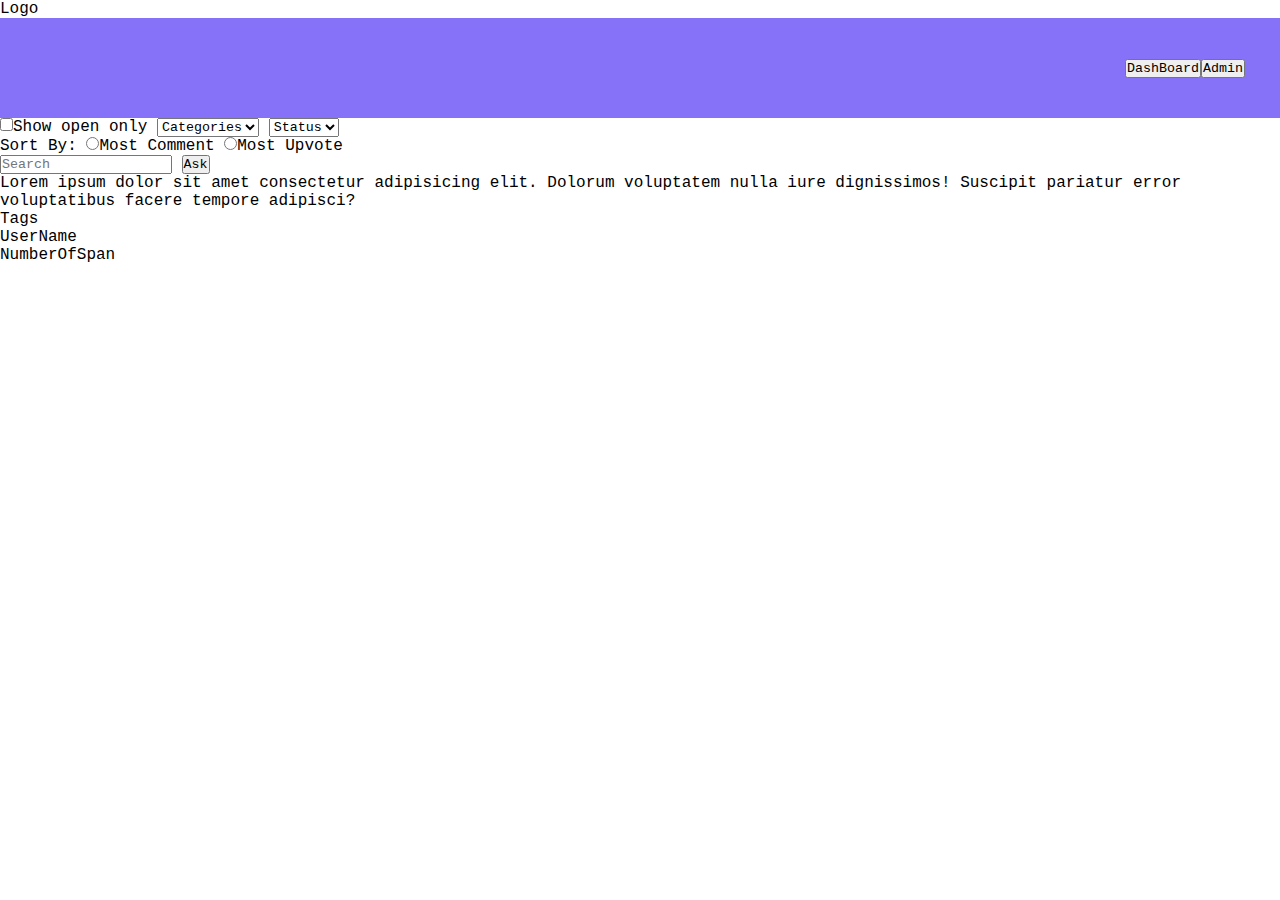
<file: frontend/html'/home.html>
<!DOCTYPE html>
<html lang="en">
<head>
    <meta charset="UTF-8">
    <meta name="viewport" content="width=device-width, initial-scale=1.0">
    <title>QuickDesk</title>
    <link rel="stylesheet" href="../styles/home.css">
</head>
<body>
    <div class="con">
    <head>
        <div class="Logo">Logo</div>
        <div class="Profile">
            <button>DashBoard</button>
            <button>Admin</button>
                  </div>
    </head>
    <div class="filter">
        <input type="checkbox" id="showopen">Show open only
        <select name="" id="categories">
            <option value="" disabled selected>Categories</option>
            <option value=""></option>
            <option value=""></option>
            <option value=""></option>
        </select>
        <select name="" id="">
            <option value="" disabled selected>Status</option>
            <option value=""></option>
            <option value=""></option>
            <option value=""></option>
        </select>
        <div class="SortBy">
            <label>Sort By:</label>
            <input type="radio" name="Sort" id="Comment">Most Comment
            <input type="radio" name="Sort" id="Upvote">Most Upvote
        </div>
    </div>
    <div class="Search">
        <input type="text" placeholder="Search">
        <button>Ask</button>
    </div>
    <div class="TicketSpace">
        <div class="Ticket">
            <p>Lorem ipsum dolor sit amet consectetur adipisicing elit. Dolorum voluptatem nulla iure dignissimos! Suscipit pariatur error voluptatibus facere tempore adipisci?</p>
            <span>Tags</span>
            <p>UserName</p>
            <span>NumberOfSpan</span>
        </div>
    </div></div> </body>
</html>
</file>
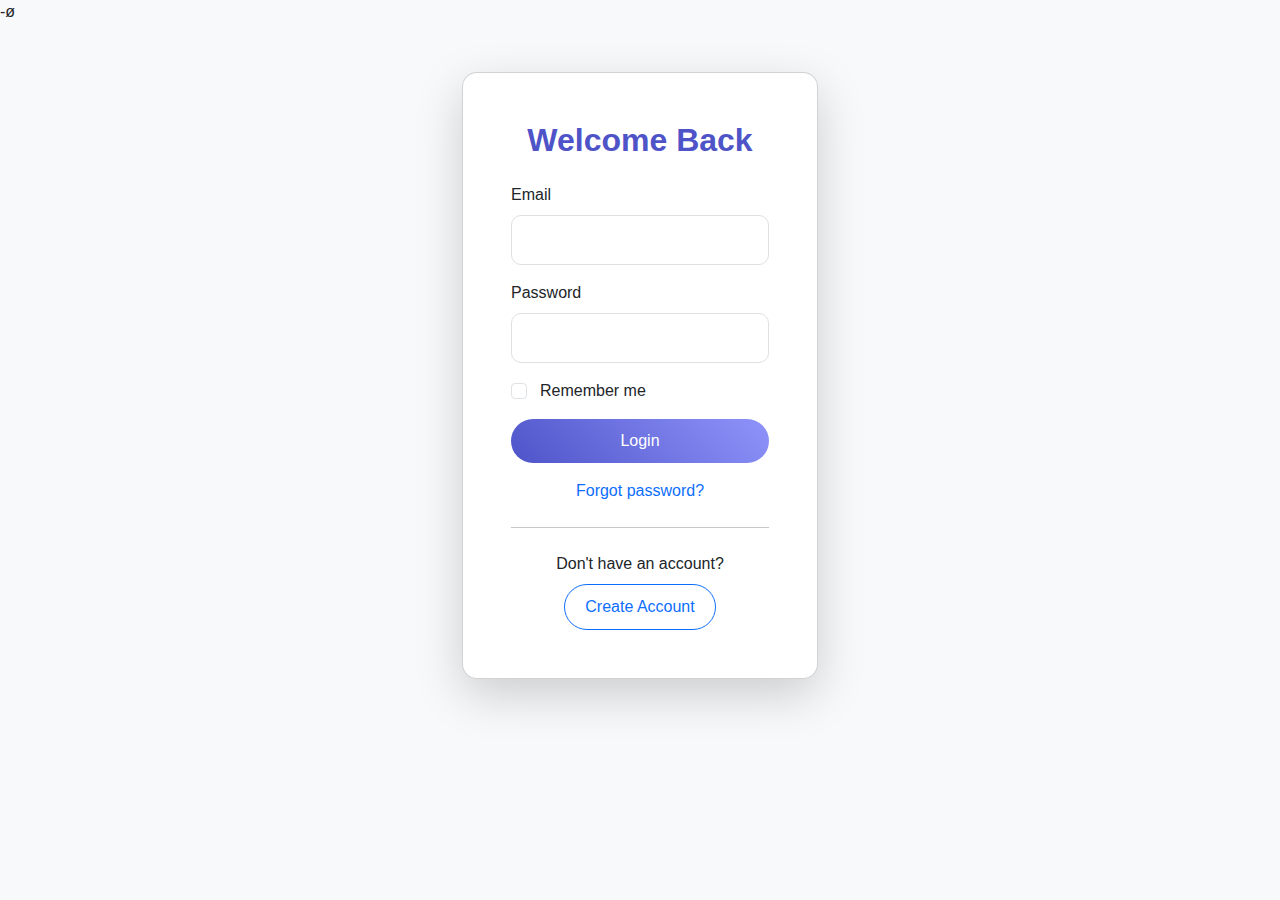
<file: frontend/html'/login.html>
<!DOCTYPE html>
<html lang="en">
<head>
    <meta charset="UTF-8">
    <meta name="viewport" content="width=device-width, initial-scale=1.0">
    <title>Login - QuickDesk</title>
    <link href="https://cdn.jsdelivr.net/npm/bootstrap@5.3.0/dist/css/bootstrap.min.css" rel="stylesheet">
    <link rel="stylesheet" href="../styles/login.css">
</head>-ø
<body class="bg-light">
    <!-- Same Navigation as index.html -->

    <div class="container py-5">
        <div class="row justify-content-center">
            <div class="col-md-6 col-lg-4">
                <div class="card shadow-lg">
                    <div class="card-body p-5">
                        <h2 class="text-center mb-4">Welcome Back</h2>
                        <form>
                            <div class="mb-3">
                                <label class="form-label">Email</label>
                                <input type="email" class="form-control" required>
                            </div>
                            <div class="mb-3">
                                <label class="form-label">Password</label>
                                <input type="password" class="form-control" required>
                            </div>
                            <div class="mb-3 form-check">
                                <input type="checkbox" class="form-check-input" id="remember">
                                <label class="form-check-label" for="remember">Remember me</label>
                            </div>
                            <button type="submit" class="btn btn-primary w-100 mb-3">Login</button>
                            <div class="text-center">
                                <a href="#" class="text-decoration-none">Forgot password?</a>
                            </div>
                        </form>
                        <hr class="my-4">
                        <div class="text-center">
                            <p class="mb-0">Don't have an account?</p>
                            <a href="signup.html" class="btn btn-outline-primary mt-2">Create Account</a>
                        </div>
                    </div>
                </div>
            </div>
        </div>
    </div>

    <!-- Same Footer as index.html -->
</body>
</html>
</file>
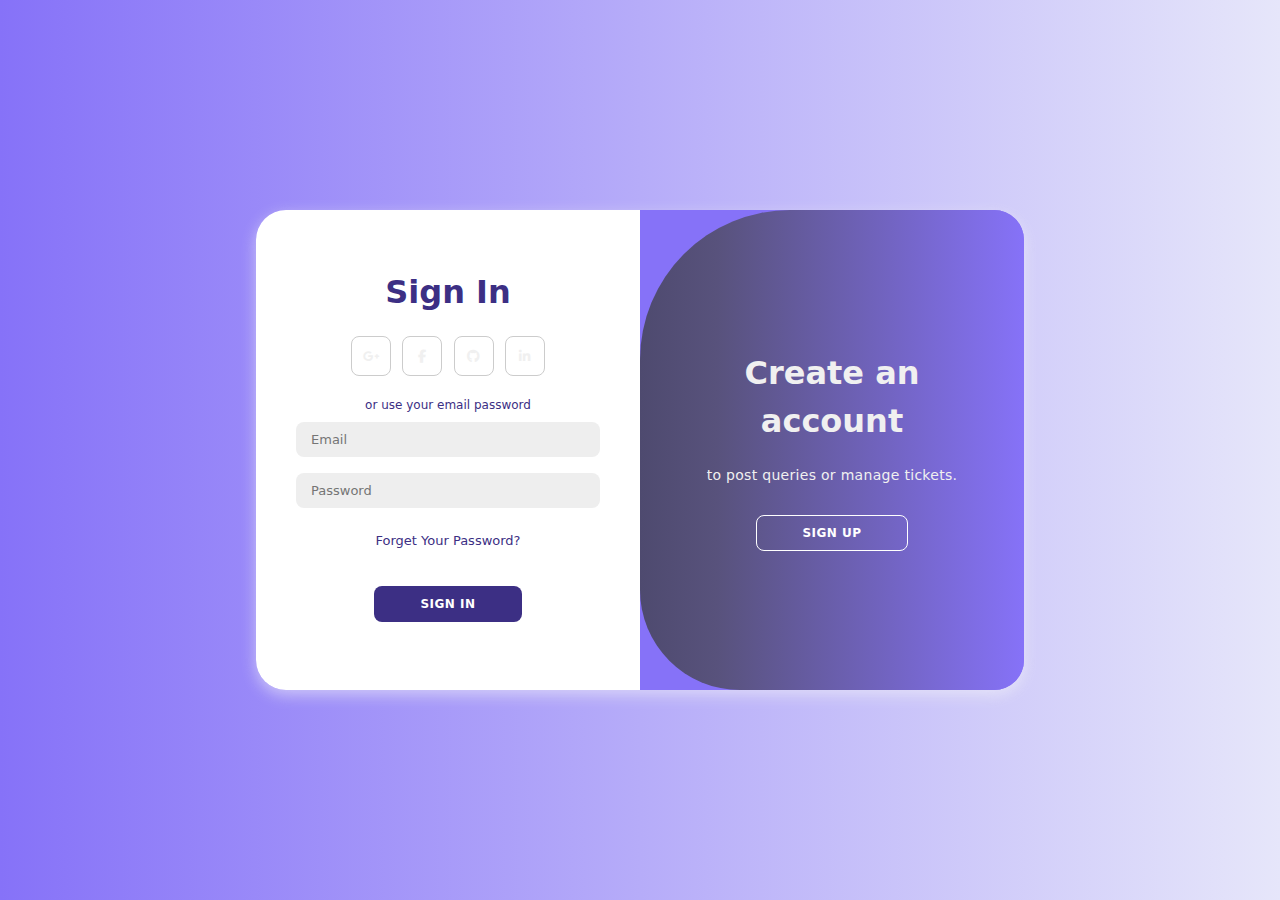
<file: frontend/html'/login2.html>
<!DOCTYPE html>
<html lang="en">

<head>
    <meta charset="UTF-8">
    <meta name="viewport" content="width=device-width, initial-scale=1.0">
    <link rel="stylesheet" href="https://cdnjs.cloudflare.com/ajax/libs/font-awesome/6.4.2/css/all.min.css">
    <title>Login page </title>
</head>
<link rel="stylesheet" href="../styles/signuppage.css">
<body>

    <div class="container" id="container">
        <div class="form-container sign-up">
            <form>
                <h1 style="color: #3c2f84;">Create Account</h1>
                <div class="social-icons">
                    <a href="#" class="icon"><i class="fa-brands fa-google-plus-g"></i></a>
                    <a href="#" class="icon"><i class="fa-brands fa-facebook-f"></i></a>
                    <a href="#" class="icon"><i class="fa-brands fa-github"></i></a>
                    <a href="#" class="icon"><i class="fa-brands fa-linkedin-in"></i></a>
                </div>
                <span style="color: #3c2f84;">or use your email for registeration</span>
                <input type="text" placeholder="Name">
                <input type="email" placeholder="Email">
                <input type="password" placeholder="Password">
                <a href="index.html">
                    <button type="button">Sign Up</button>
                </a>
                
            </form>
        </div>
        <div class="form-container sign-in">
            <form>
                <h1 style="color: #3c2f84;">Sign In</h1>
                <div class="social-icons">
                    <a href="#" class="icon"><i class="fa-brands fa-google-plus-g"></i></a>
                    <a href="#" class="icon"><i class="fa-brands fa-facebook-f"></i></a>
                    <a href="#" class="icon"><i class="fa-brands fa-github"></i></a>
                    <a href="#" class="icon"><i class="fa-brands fa-linkedin-in"></i></a>
                </div>
                <span style="color: #3c2f84;">or use your email password</span>
                <input type="email" placeholder="Email">
                <input type="password" placeholder="Password">
                <a href="#">Forget Your Password?</a>
                <a href="index.html">
                    <button type="button">Sign In</button>
                </a>
                
            </form>
        </div>
        <div class="toggle-container">
            <div class="toggle">
                <div class="toggle-panel toggle-left">
                    <h1>Already have an account?</h1>
                    <p>Sign in here to track or answer queries.</p>
                    <button class="hidden" id="login">Sign In</button>
                </div>
                <div class="toggle-panel toggle-right">
                    <h1 >Create an account</h1>
                    <p> to post queries or manage tickets.</p>
                    <button class="hidden" id="register">Sign Up</button>
                </div>
            </div>
        </div>
    </div>

    <script>
        document.addEventListener('DOMContentLoaded', function () {
            const container = document.getElementById('container');
            const registerBtn = document.getElementById('register');
            const loginBtn = document.getElementById('login');

            registerBtn.addEventListener('click', () => {
            container.classList.add("active");
            });

            loginBtn.addEventListener('click', () => {
            container.classList.remove("active");
            });
        });
    </script>

</body>

</html>
</file>
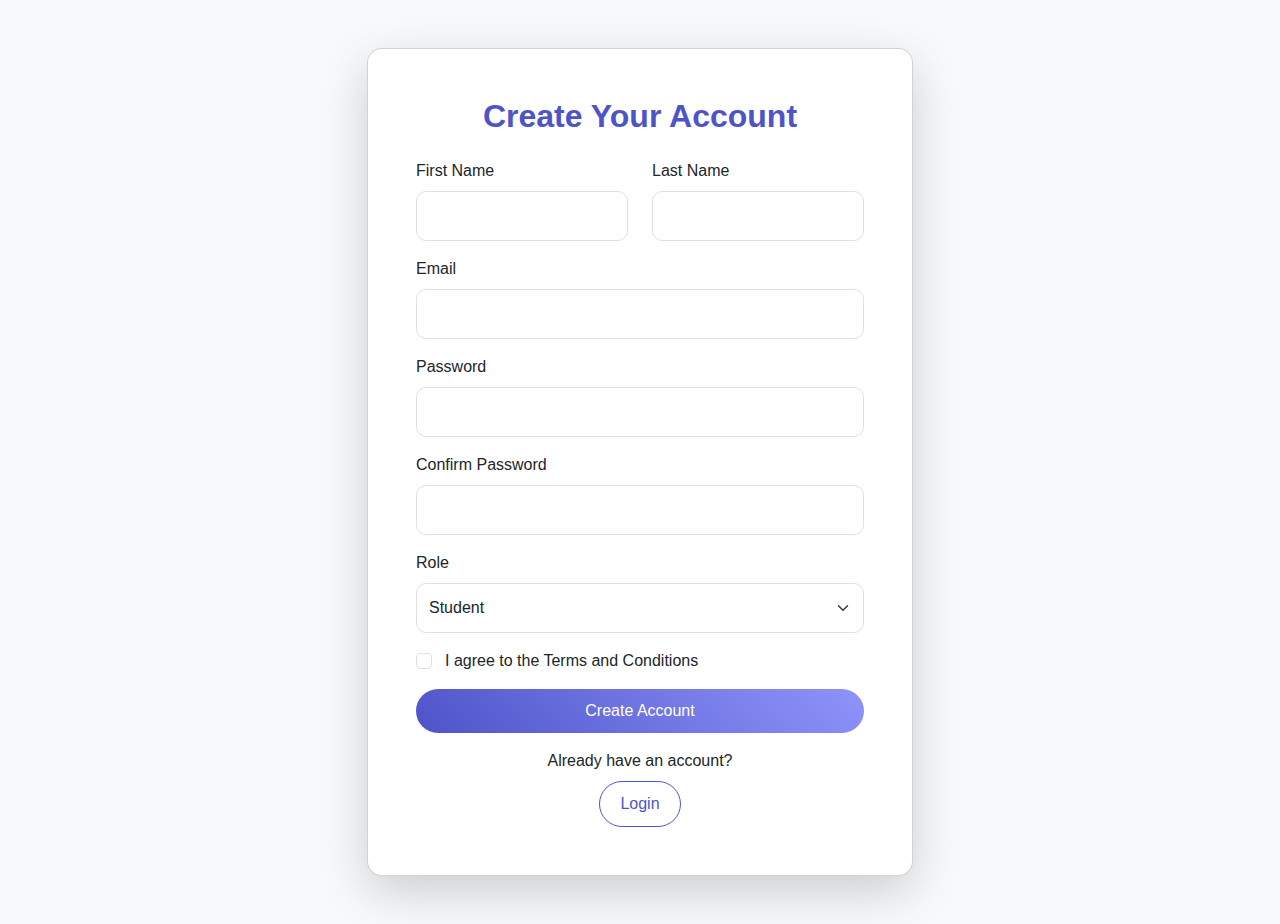
<file: frontend/html'/signup.html>
<!DOCTYPE html>
<html lang="en">
<head>
    <meta charset="UTF-8">
    <meta name="viewport" content="width=device-width, initial-scale=1.0">
    <title>Sign Up - QuickDesk</title>
    <link href="https://cdn.jsdelivr.net/npm/bootstrap@5.3.0/dist/css/bootstrap.min.css" rel="stylesheet">
    <link rel="stylesheet" href="../styles/signup.css">
</head>
<body class="bg-light">
    <!-- Same Navigation as index.html -->

    <div class="container py-5">
        <div class="row justify-content-center">
            <div class="col-md-8 col-lg-6">
                <div class="card shadow-lg">
                    <div class="card-body p-5">
                        <h2 class="text-center mb-4">Create Your Account</h2>
                        <form>
                            <div class="row">
                                <div class="col-md-6 mb-3">
                                    <label class="form-label">First Name</label>
                                    <input type="text" class="form-control" required>
                                </div>
                                <div class="col-md-6 mb-3">
                                    <label class="form-label">Last Name</label>
                                    <input type="text" class="form-control" required>
                                </div>
                            </div>
                            <div class="mb-3">
                                <label class="form-label">Email</label>
                                <input type="email" class="form-control" required>
                            </div>
                            <div class="mb-3">
                                <label class="form-label">Password</label>
                                <input type="password" class="form-control" required>
                            </div>
                            <div class="mb-3">
                                <label class="form-label">Confirm Password</label>
                                <input type="password" class="form-control" required>
                            </div>
                            <div class="mb-3">
                                <label class="form-label">Role</label>
                                <select class="form-select">
                                    <option>Student</option>
                                    <option>Teacher</option>
                                    <option>Mentor</option>
                                </select>
                            </div>
                            <div class="mb-3 form-check">
                                <input type="checkbox" class="form-check-input" id="terms" required>
                                <label class="form-check-label" for="terms">I agree to the Terms and Conditions</label>
                            </div>
                            <button type="submit" class="btn btn-primary w-100 mb-3">Create Account</button>
                        </form>
                        <div class="text-center">
                            <p class="mb-0">Already have an account?</p>
                            <a href="login.html" class="btn btn-outline-primary mt-2">Login</a>
                        </div>
                    </div>
                </div>
            </div>
        </div>
    </div>

    <!-- Same Footer as index.html -->
</body>
</html>
</file>
<file: frontend/styles/home.css>
*{
    margin: 0;
    padding: 0;
    box-sizing: border-box;
    font-family: 'Courier New', Courier, monospace;
}

.Profile{
    display: flex;
    justify-content: flex-end;
    align-items: center;
    padding: 12px;
    background-color: rgb(134, 114, 248);
    color: white;
    padding-right: 35px;
    height: 100px;
}

.dash{
    padding: 10px 15px;
    background-color: #3c2f84;
    color: white;
    border: none;
    border-radius: 5px;
    cursor: pointer;
}

.admin{
    padding: 10px 15px;
    background-color: #3c2f84;
    color: white;
    border: none;
    border-radius: 5px;
    cursor: pointer;
    margin-left: 10px;
}

.con {
    width: 100%;
    margin: auto;
    overflow: hidden;
}
</file>
<file: frontend/styles/login.css>
/* General Styles */
body {
    font-family: 'Segoe UI', Tahoma, Geneva, Verdana, sans-serif;
    background-color: #f8f9fa;
}

/* Navbar */
.navbar {
    padding: 15px 0;
    box-shadow: 0 2px 4px rgba(0, 0, 0, 0.1);
}

.navbar-brand {
    font-size: 1.8rem;
    color: white !important;
    font-weight: bold;
    text-shadow: 2px 2px 4px rgba(0, 0, 0, 0.2);
}

/* Buttons */
.btn {
    padding: 10px 20px;
    border-radius: 25px;
    font-weight: 500;
    transition: all 0.3s;
}

.btn-primary {
    background: linear-gradient(45deg, #4e54c8, #8f94fb);
    border: none;
}

.btn-primary:hover {
    background: #4e54c8;
    transform: translateY(-2px);
}

/* Card Styling */
.card {
    border-radius: 15px;
    box-shadow: 0 8px 15px rgba(0, 0, 0, 0.1);
    transition: transform 0.2s ease;
}

.card:hover {
    transform: translateY(-5px);
}

.card-body {
    padding: 40px;
}

h2 {
    font-weight: bold;
    color: #4e54c8;
    text-align: center;
}

/* Forms */
.form-control {
    border-radius: 10px;
    padding: 12px;
    border: 1px solid #e0e0e0;
}

.form-control:focus {
    box-shadow: 0 0 0 3px rgba(78, 84, 200, 0.1);
    border-color: #4e54c8;
}

.form-check-label {
    margin-left: 5px;
}

/* Footer Links */
a {
    text-decoration: none;
}

a:hover {
    text-decoration: underline;
}
</file>
<file: frontend/styles/signuppage.css>
@import url('https://fonts.googleapis.com/css2?family=Montserrat:wght@300;400;500;600;700&display=swap');

*{
    margin: 0;
    padding: 0;
    box-sizing: border-box;
    font-family: 'Montserrat', sans-serif;
}

body {
     background: linear-gradient(to right, rgb(134, 114, 248), rgb(230, 230, 250));

    background: linear-gradient(to right, rgb(134, 114, 248), rgb(230, 230, 250)) no-repeat center center fixed;
    background-size: cover;
    display: flex;
    align-items: center;
    justify-content: center;
    flex-direction: column;
    height: 100vh;
    width: 100vw;
}


.container{
    background-color: rgb(134, 114, 248);
    border-radius: 30px;
    box-shadow: 0 5px 15px rgba(247, 247, 247, 0.533);
    position: relative;
    overflow: hidden;
    width: 768px;
    max-width: 100%;
    min-height: 480px;
}

.container p{
    font-size: 14px;
    line-height: 20px;
    letter-spacing: 0.3px;
    margin: 20px 0;
}

.container span{
    font-size: 12px;
}

.container a{
    color:  #3c2f84;
    font-size: 13px;
    text-decoration: none;
    margin: 15px 0 10px;
}

.container button{
    background-color:  #3c2f84;
    color: #fff;
    font-size: 12px;
    padding: 10px 45px;
    border: 1px solid transparent;
    border-radius: 8px;
    font-weight: 600;
    letter-spacing: 0.5px;
    text-transform: uppercase;
    margin-top: 10px;
    cursor: pointer;
}

.container button.hidden{
    background-color: transparent;
    border-color: #fff;
}

.container form{
    background-color: #fff;
    display: flex;
    align-items: center;
    justify-content: center;
    flex-direction: column;
    padding: 0 40px;
    height: 100%;
}

.container input{
    background-color: #eee;
    border: none;
    margin: 8px 0;
    padding: 10px 15px;
    font-size: 13px;
    border-radius: 8px;
    width: 100%;
    outline: none;
}

.form-container{
    position: absolute;
    top: 0;
    height: 100%;
    transition: all 0.6s ease-in-out;
}

.sign-in{
    left: 0;
    width: 50%;
    z-index: 2;
}

.container.active .sign-in{
    transform: translateX(100%);
}

.sign-up{
    left: 0;
    width: 50%;
    opacity: 0;
    z-index: 1;
}

.container.active .sign-up{
    transform: translateX(100%);
    opacity: 1;
    z-index: 5;
    animation: move 0.6s;
}

@keyframes move{
    0%, 49.99%{
        opacity: 0;
        z-index: 1;
    }
    50%, 100%{
        opacity: 1;
        z-index: 5;
    }
}

.social-icons{
    margin: 20px 0;
}

.social-icons a{
    border: 1px solid #ccc;
    border-radius: 20%;
    display: inline-flex;
    justify-content: center;
    align-items: center;
    margin: 0 3px;
    width: 40px;
    height: 40px;
}

.toggle-container{
    position: absolute;
    top: 0;
    left: 50%;
    width: 50%;
    height: 100%;
    overflow: hidden;
    transition: all 0.6s ease-in-out;
    border-radius: 150px 0 0 100px;
    z-index: 1000;
}

.container.active .toggle-container{
    transform: translateX(-100%);
    border-radius: 0 150px 100px 0;
}

.toggle{
    background-color:  #3c2f84;
    height: 100%;
    /* background: linear-gradient(to right, #3a3a55, #58527c, rgb(134, 114, 248)); */
background: linear-gradient(to right, #3a3a55 30%, #58527c 60%, rgb(134, 114, 248) 100%);


    color: #fff;
    position: relative;
    left: -100%;
    height: 100%;
    width: 200%;
    transform: translateX(0);
    transition: all 0.6s ease-in-out;
}

.container.active .toggle{
    transform: translateX(50%);
}

.toggle-panel{
    position: absolute;
    width: 50%;
    height: 100%;
    display: flex;
    align-items: center;
    justify-content: center;
    flex-direction: column;
    padding: 0 30px;
    text-align: center;
    top: 0;
    transform: translateX(0);
    transition: all 0.6s ease-in-out;
}

.toggle-left{
    transform: translateX(-200%);
}

.container.active .toggle-left{
    transform: translateX(0);
}

.toggle-right{
    right: 0;
    transform: translateX(0);
}

.container.active .toggle-right{
    transform: translateX(200%);
}
/* Reset and base styles */
* {
    margin: 0;
    padding: 0;
    box-sizing: border-box;
    font-family: system-ui, -apple-system, BlinkMacSystemFont, "Segoe UI", Roboto, Helvetica, Arial, sans-serif;
    color: #f0f0f0;
}

body {
    background-color: rgb(134, 114, 248);
    min-height: 100vh;
    display: flex;
    flex-direction: column;
    font-size: 16px;
    line-height: 1.5;
}

header {
    display: flex;
    justify-content: space-between;
    align-items: center;
    padding: 1rem 2rem;
    background-color: rgba(0, 0, 0, 0.2);
}

.Logo {
    font-weight: 700;
    font-size: 1.5rem;
    color: #fff;
}

.Profile {
    display: flex;
    gap: 1rem;
}

.Profile button {
    background-color: transparent;
    border: 1.5px solid #ddd;
    border-radius: 4px;
    color: #f0f0f0;
    padding: 0.5rem 1rem;
    cursor: pointer;
    transition: background-color 0.3s ease;
}

.Profile button:hover {
    background-color: rgba(255, 255, 255, 0.2);
}

.filter {
    padding: 1rem 2rem;
    display: flex;
    gap: 1rem;
    align-items: center;
    background-color: rgba(0, 0, 0, 0.1);
    color: #f0f0f0;
    font-size: 0.9rem;
}

.filter input[type="checkbox"] {
    margin-right: 0.3rem;
}

.filter select {
    background-color: transparent;
    border: 1px solid #ddd;
    border-radius: 4px;
    color: #f0f0f0;
    padding: 0.3rem 0.5rem;
    cursor: pointer;
}

.SortBy {
    display: flex;
    gap: 0.5rem;
    align-items: center;
}

.SortBy label {
    margin-right: 0.5rem;
}

.SortBy input[type="radio"] {
    margin-left: 0.3rem;
    cursor: pointer;
}

.Search {
    padding: 1rem 2rem;
    display: flex;
    gap: 0.5rem;
    background-color: rgba(0, 0, 0, 0.1);
}

.Search input[type="text"] {
    flex-grow: 1;
    padding: 0.5rem 1rem;
    border-radius: 4px;
    border: none;
    font-size: 1rem;
}

.Search button {
    background-color: transparent;
    border: 1.5px solid #ddd;
    border-radius: 4px;
    color: #f0f0f0;
    padding: 0.5rem 1rem;
    cursor: pointer;
    transition: background-color 0.3s ease;
}

.Search button:hover {
    background-color: rgba(255, 255, 255, 0.2);
}

.TicketSpace {
    padding: 1rem 2rem;
    flex-grow: 1;
}

.Ticket {
    background-color: rgba(0, 0, 0, 0.15);
    border-radius: 6px;
    padding: 1rem;
    margin-bottom: 1rem;
    color: #f0f0f0;
}

.Ticket p {
    margin-bottom: 0.5rem;
}

.Ticket span {
    font-size: 0.8rem;
    opacity: 0.7;
}
</file>
<file: frontend/styles/signup.css>
/* General Styles */
body {
    font-family: 'Segoe UI', Tahoma, Geneva, Verdana, sans-serif;
    background-color: #f8f9fa;
}

/* Navbar */
.navbar {
    padding: 15px 0;
    box-shadow: 0 2px 4px rgba(0, 0, 0, 0.1);
}

.navbar-brand {
    font-size: 1.8rem;
    color: white !important;
    font-weight: bold;
    text-shadow: 2px 2px 4px rgba(0, 0, 0, 0.2);
}

/* Buttons */
.btn {
    padding: 10px 20px;
    border-radius: 25px;
    font-weight: 500;
    transition: all 0.3s;
}

.btn-primary {
    background: linear-gradient(45deg, #4e54c8, #8f94fb);
    border: none;
}

.btn-primary:hover {
    background: #4e54c8;
    transform: translateY(-2px);
}

.btn-outline-primary {
    border-color: #4e54c8;
    color: #4e54c8;
}

.btn-outline-primary:hover {
    background: #4e54c8;
    color: white;
}

/* Card Styling */
.card {
    border-radius: 15px;
    box-shadow: 0 8px 15px rgba(0, 0, 0, 0.1);
    transition: transform 0.2s ease;
}

.card:hover {
    transform: translateY(-5px);
}

.card-body {
    padding: 40px;
}

h2 {
    font-weight: bold;
    color: #4e54c8;
    text-align: center;
}

/* Forms */
.form-control, .form-select {
    border-radius: 10px;
    padding: 12px;
    border: 1px solid #e0e0e0;
}

.form-control:focus, .form-select:focus {
    box-shadow: 0 0 0 3px rgba(78, 84, 200, 0.1);
    border-color: #4e54c8;
}

.form-check-label {
    margin-left: 5px;
}

/* Footer Links */
a {
    text-decoration: none;
}

a:hover {
    text-decoration: underline;
}
</file>
